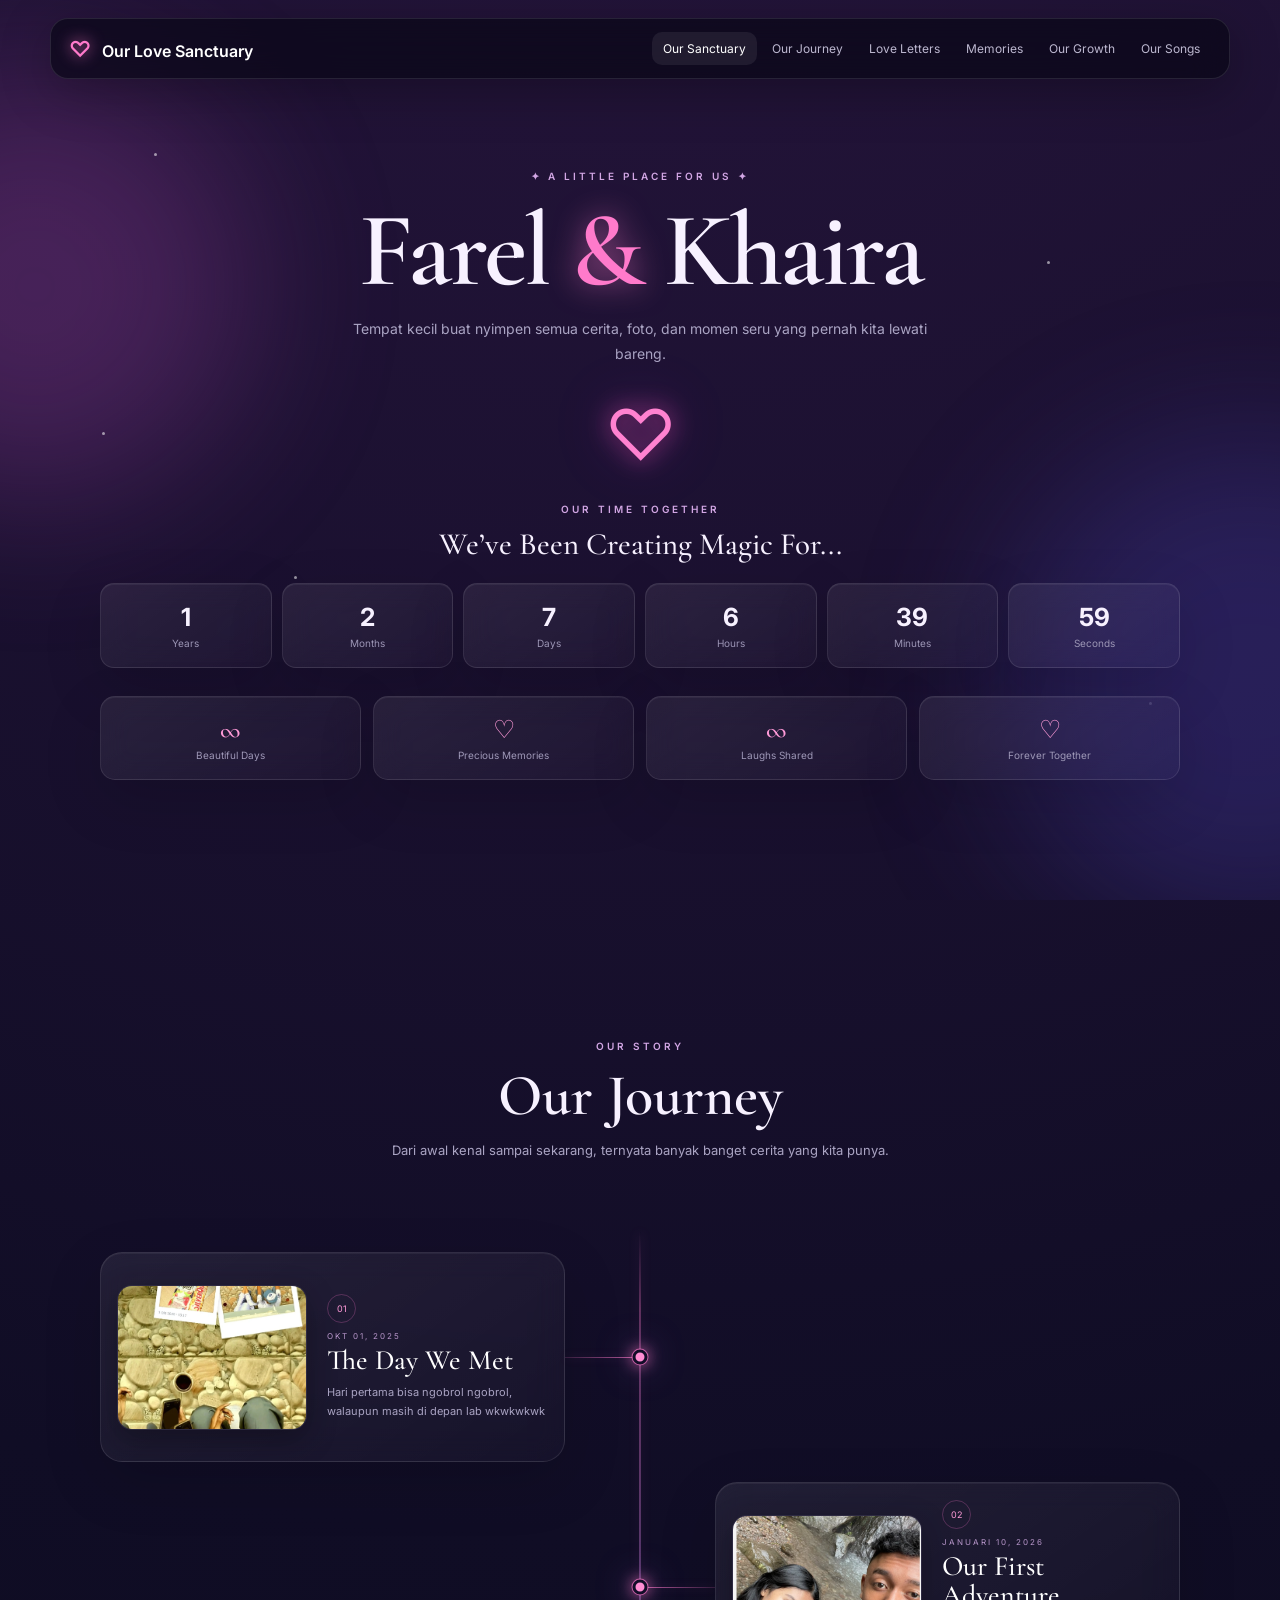
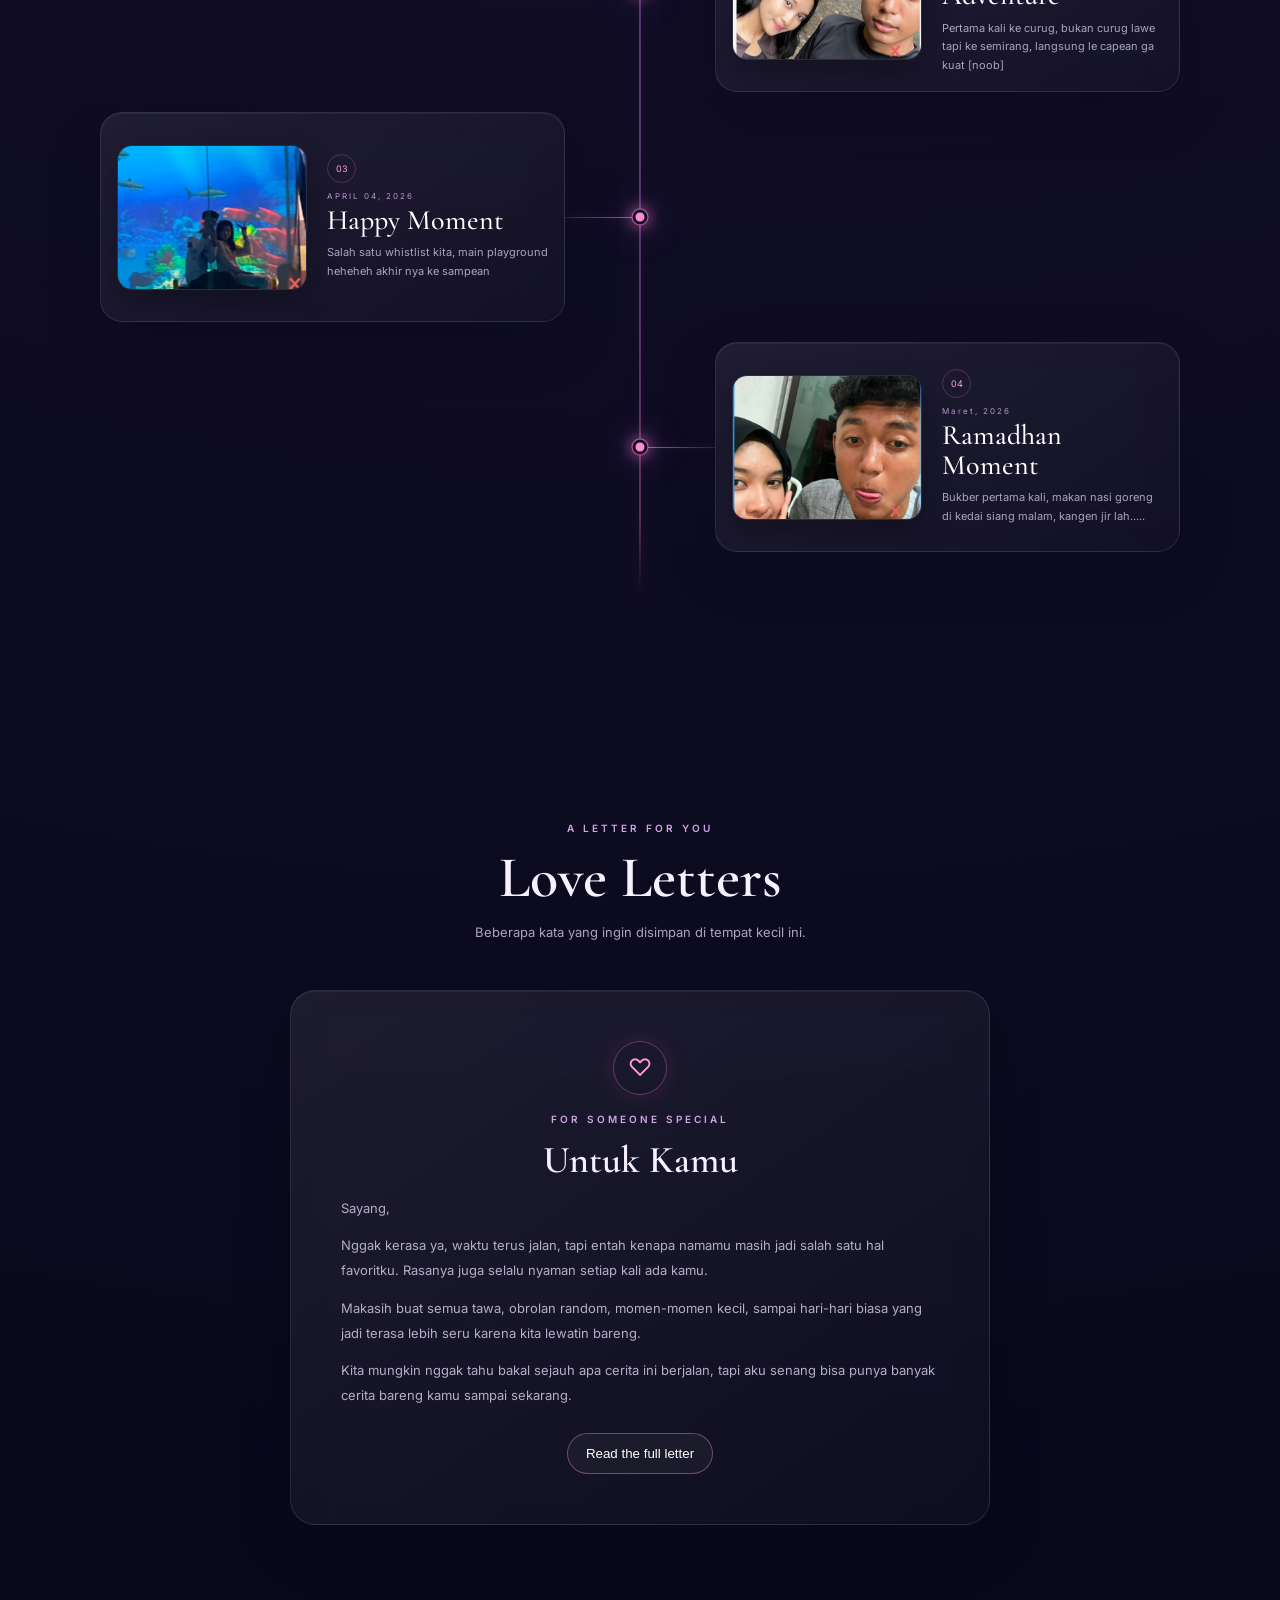
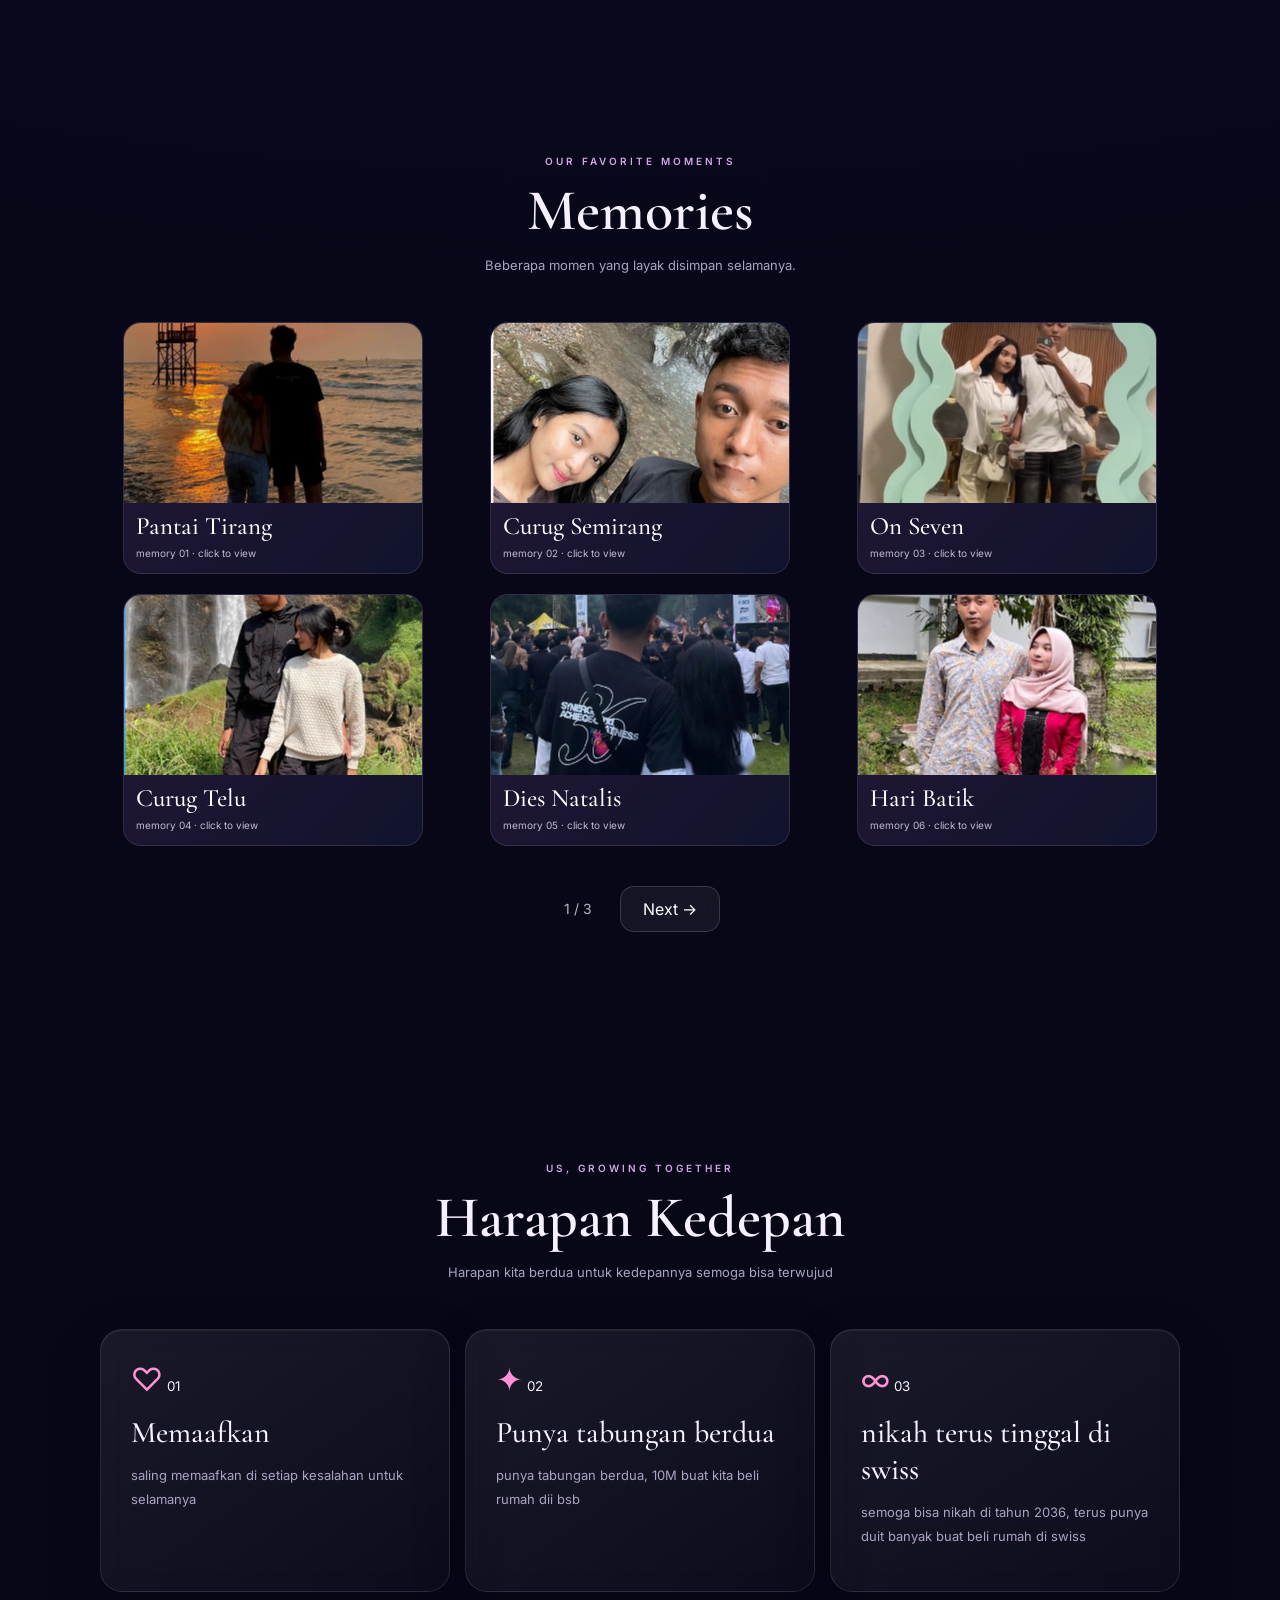
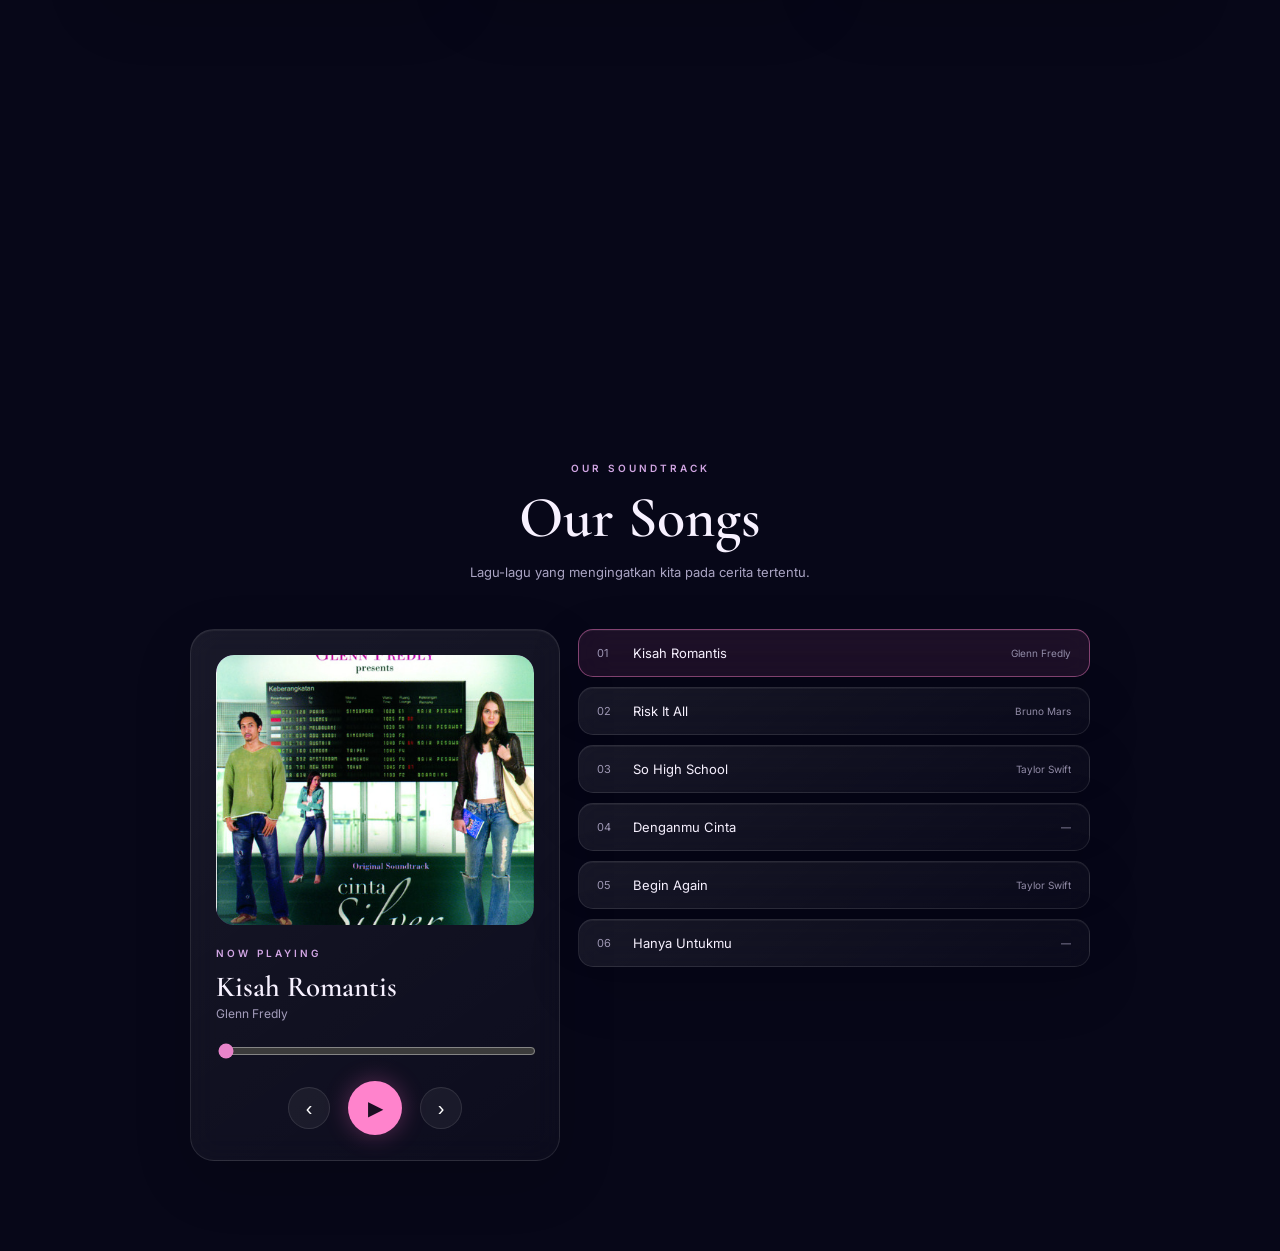
<file: index.html>
<!doctype html>
<html lang="id">
<head>
<meta charset="utf-8">
<meta name="viewport" content="width=device-width,initial-scale=1">

<title>Our Love Sanctuary</title>

<link rel="preconnect" href="https://fonts.googleapis.com">
<link rel="preconnect" href="https://fonts.gstatic.com" crossorigin>
<link href="https://fonts.googleapis.com/css2?family=Cormorant+Garamond:wght@400;500;600;700&family=Inter:wght@400;500;600;700&display=swap" rel="stylesheet">

<link rel="stylesheet" href="style.css">
</head>

<body>

<div class="bg">
  <i></i>
  <i></i>
  <i></i>
  <i></i>
  <i></i>
</div>

<header class="nav">

  <a href="#home" class="brand">
    <span>♡</span> Our Love Sanctuary
  </a>

  <button class="menu" aria-label="menu">☰</button>

  <nav>
    <a href="#home">Our Sanctuary</a>
    <a href="#journey">Our Journey</a>
    <a href="#letters">Love Letters</a>
    <a href="#memories">Memories</a>
    <a href="#growth">Our Growth</a>
    <a href="#songs">Our Songs</a>
  </nav>

</header>


<main>

<!-- =========================
     HOME
========================= -->

<section id="home" class="hero page">

  <div class="hero-inner">

    <div class="tiny">✦ A LITTLE PLACE FOR US ✦</div>

    <h1>
      Farel <em>&amp;</em> Khaira
    </h1>

    <p class="lead">
      Tempat kecil buat nyimpen semua cerita, foto, dan momen seru
      yang pernah kita lewati bareng.
    </p>

    <div class="hero-heart">♡</div>

    <div class="magic">

      <div class="tiny">
        OUR TIME TOGETHER
      </div>

      <h2>
        We’ve Been Creating Magic For...
      </h2>

      <div class="countdown" id="countdown"></div>

    </div>


    <div class="stats">

      <div>
        <strong>∞</strong>
        <span>Beautiful Days</span>
      </div>

      <div>
        <strong>♡</strong>
        <span>Precious Memories</span>
      </div>

      <div>
        <strong>∞</strong>
        <span>Laughs Shared</span>
      </div>

      <div>
        <strong>♡</strong>
        <span>Forever Together</span>
      </div>

    </div>

  </div>

</section>



<!-- =========================
     OUR JOURNEY
========================= -->

<section id="journey" class="page">

  <div class="heading journey-heading">

    <div class="tiny">
      OUR STORY
    </div>

    <h2>
      Our Journey
    </h2>

    <p>
      Dari awal kenal sampai sekarang, ternyata banyak banget
      cerita yang kita punya.
    </p>

  </div>


  <div class="journey-timeline">


    <!-- 01 LEFT -->

    <article class="journey-item journey-left">

      <div class="journey-card glass">

        <div class="journey-photo">
          <img
            src="The Day We Met.png"
            alt="The Day We Met"
          >
        </div>

        <div class="journey-info">

          <span class="journey-number">
            01
          </span>

          <div class="journey-label">
            OKT 01, 2025
          </div>

          <h3>
            The Day We Met
          </h3>

          <p>
            Hari pertama bisa ngobrol ngobrol, walaupun masih di depan lab wkwkwkwk
          </p>

        </div>

      </div>

      <div class="journey-dot"></div>

    </article>



    <!-- 02 RIGHT -->

    <article class="journey-item journey-right">

      <div class="journey-dot"></div>

      <div class="journey-card glass">

        <div class="journey-photo">
          <img
            src="Our First Adventure.png"
            alt="Our First Adventure"
          >
        </div>

        <div class="journey-info">

          <span class="journey-number">
            02
          </span>

          <div class="journey-label">
            JANUARI 10, 2026
          </div>

          <h3>
            Our First Adventure
          </h3>

          <p>
            Pertama kali ke curug, bukan curug lawe tapi ke semirang, langsung le capean ga kuat [noob]
          </p>

        </div>

      </div>

    </article>



    <!-- 03 LEFT -->

    <article class="journey-item journey-left">

      <div class="journey-card glass">

        <div class="journey-photo">
          <img
            src="Happy Moment.png"
            alt="Happy Moment"
          >
        </div>

        <div class="journey-info">

          <span class="journey-number">
            03
          </span>

          <div class="journey-label">
            APRIL 04, 2026
          </div>

          <h3>
            Happy Moment
          </h3>

          <p>
            Salah satu whistlist kita, main playground heheheh akhir nya ke sampean
          </p>

        </div>

      </div>

      <div class="journey-dot"></div>

    </article>



    <!-- 04 RIGHT -->

    <article class="journey-item journey-right">

      <div class="journey-dot"></div>

      <div class="journey-card glass">

        <div class="journey-photo">
          <img
            src="Ramadhan Moment.png"
            alt="Ramadhan Moment"
          >
        </div>

        <div class="journey-info">

          <span class="journey-number">
            04
          </span>

          <div class="journey-label">
            Maret,  2026
          </div>

          <h3>
            Ramadhan Moment
          </h3>

          <p>
            Bukber pertama kali, makan nasi goreng di kedai siang malam, kangen jir lah.....
          </p>

        </div>

      </div>

    </article>


  </div>

</section>



<!-- =========================
     LOVE LETTER
========================= -->

<section id="letters" class="page">

  <div class="heading">

    <div class="tiny">
      A LETTER FOR YOU
    </div>

    <h2>
      Love Letters
    </h2>

    <p>
      Beberapa kata yang ingin disimpan di tempat kecil ini.
    </p>

  </div>


  <article class="letter glass">

    <div class="seal">
      ♡
    </div>

    <div class="tiny">
      FOR SOMEONE SPECIAL
    </div>

    <h3>
      Untuk Kamu
    </h3>

    <p>
      Sayang,
    </p>

    <p>
      Nggak kerasa ya, waktu terus jalan, tapi entah kenapa
      namamu masih jadi salah satu hal favoritku.
      Rasanya juga selalu nyaman setiap kali ada kamu.
    </p>

    <p>
      Makasih buat semua tawa, obrolan random, momen-momen kecil,
      sampai hari-hari biasa yang jadi terasa lebih seru karena
      kita lewatin bareng.
    </p>

    <p>
      Kita mungkin nggak tahu bakal sejauh apa cerita ini berjalan,
      tapi aku senang bisa punya banyak cerita bareng kamu sampai sekarang.
    </p>

    <button class="outline" id="readLetter">
      Read the full letter
    </button>

  </article>

</section>



<!-- =========================
     MEMORIES
========================= -->

<section id="memories" class="page">

  <div class="heading">

    <div class="tiny">
      OUR FAVORITE MOMENTS
    </div>

    <h2>
      Memories
    </h2>

    <p>
      Beberapa momen yang layak disimpan selamanya.
    </p>

  </div>


  <div class="gallery" id="gallery"></div>


  <div class="memory-navigation">

    <span class="memory-page-number">
      1 / 3
    </span>

    <a
      href="memories-2.html"
      class="memory-nav-btn"
    >
      Next →
    </a>

  </div>

</section>



<!-- =========================
     OUR GROWTH
========================= -->

<section id="growth" class="page">

  <div class="heading">

    <div class="tiny">
      US, GROWING TOGETHER
    </div>

    <h2>
      Harapan Kedepan
    </h2>

    <p>
      Harapan kita berdua untuk kedepannya semoga bisa terwujud
    </p>

  </div>


  <div class="growth">

    <article class="glass">

      <span>♡</span>

      <small>01</small>

      <h3>
        Memaafkan
      </h3>

      <p>
        saling memaafkan di setiap kesalahan untuk selamanya
      </p>

    </article>


    <article class="glass">

      <span>✦</span>

      <small>02</small>

      <h3>
        Punya tabungan berdua
      </h3>

      <p>
        punya tabungan berdua, 10M buat kita beli rumah dii bsb
      </p>

    </article>


    <article class="glass">

      <span>∞</span>

      <small>03</small>

      <h3>
        nikah terus tinggal di swiss
      </h3>

      <p>
        semoga bisa nikah di tahun 2036, terus punya duit banyak buat beli rumah di swiss
      </p>

    </article>

  </div>

</section>



<!-- =========================
     OUR SONGS
========================= -->

<section id="songs" class="page">

  <div class="heading">

    <div class="tiny">
      OUR SOUNDTRACK
    </div>

    <h2>
      Our Songs
    </h2>

    <p>
      Lagu-lagu yang mengingatkan kita pada cerita tertentu.
    </p>

  </div>


  <div class="music">


    <div class="player glass">

      <div class="cover" id="cover">
        ♡
      </div>

      <div class="tiny">
        NOW PLAYING
      </div>

      <h3 id="songTitle">
        Kisah Romantis
      </h3>

      <p id="songArtist">
        Glenn Fredly
      </p>

      <input
        id="progress"
        type="range"
        min="0"
        max="100"
        value="0"
      >

      <div class="player-controls">

        <button id="prev">
          ‹
        </button>

        <button id="play">
          ▶
        </button>

        <button id="next">
          ›
        </button>

      </div>

    </div>


    <div
      class="playlist"
      id="playlist"
    ></div>

  </div>

</section>

</main>



<!-- =========================
     LETTER MODAL
========================= -->

<div class="modal" id="letterModal">

  <div class="modal-card">

    <button
      class="x"
      data-close
    >
      ×
    </button>

    <div class="seal">
      ♡
    </div>

    <div class="tiny">
      FOREVER &amp; ALWAYS
    </div>

    <h2>
      Our Little Letter
    </h2>

    <p>
      Entah kenapa, setelah selama ini, namamu masih jadi
      salah satu hal favoritku, dan rasanya selalu nyaman
      saat ada kamu.
    </p>

    <p>
      Banyak hal seru yang bisa kita lakukan, tapi momen
      sederhana bareng kamu selalu jadi favoritku.
    </p>

    <p>
      Semoga cerita kita masih panjang, dan masih ada banyak
      hari indah, tawa, dan cerita baru yang bisa kita simpan di sini.
    </p>

    <span>
      ♡ forever &amp; always
    </span>

  </div>

</div>



<!-- =========================
     PHOTO MODAL
========================= -->

<div
  class="photo-modal"
  id="photoModal"
>

  <button
    class="x"
    data-photo-close
  >
    ×
  </button>

  <div
    class="photo-placeholder"
    id="photoView"
  ></div>

  <p id="photoCaption"></p>

</div>


<script src="script.js"></script>

</body>
</html>
</file>
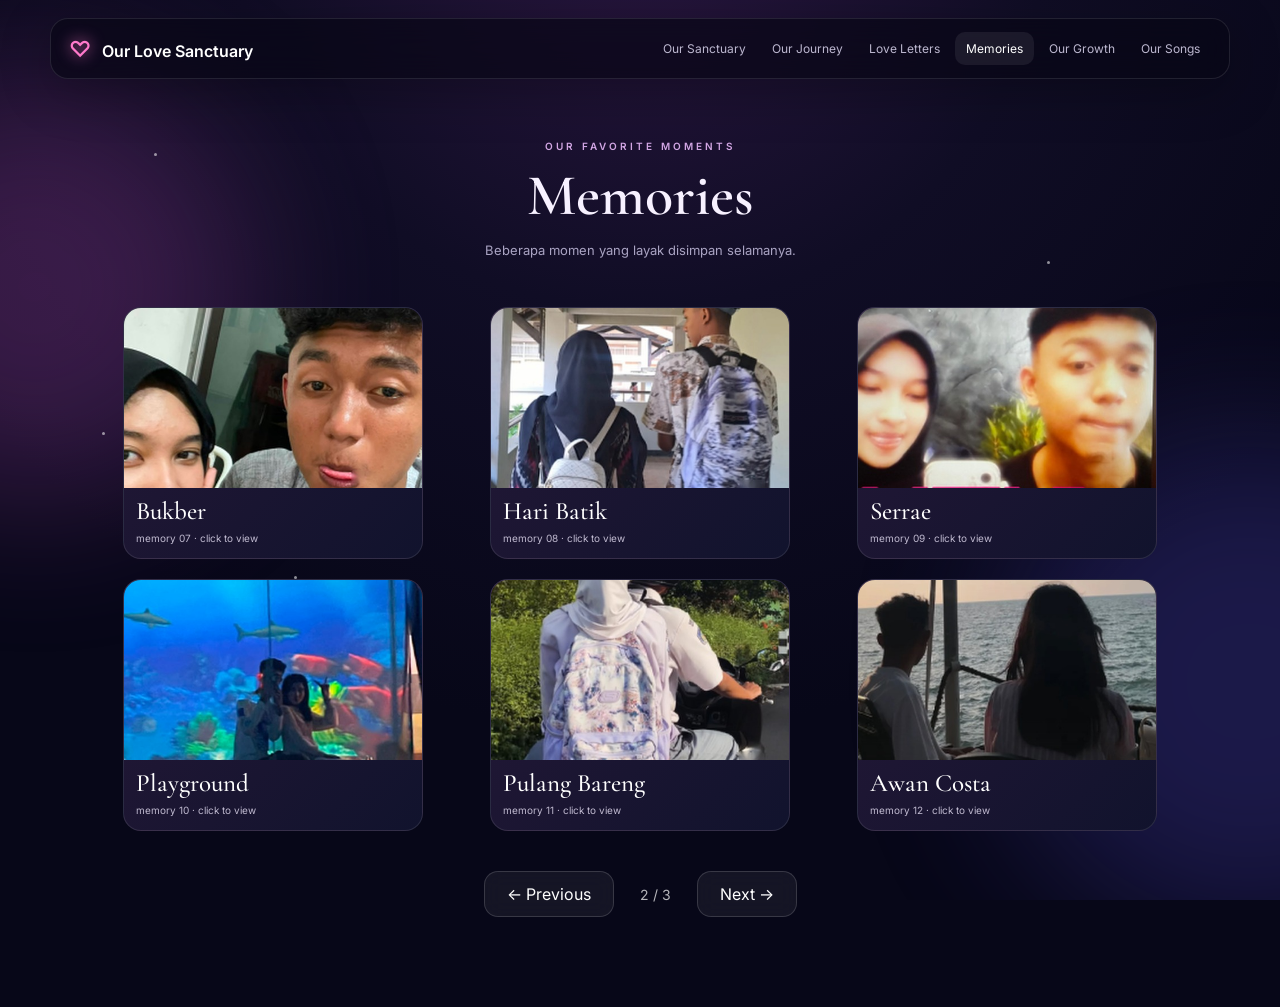
<file: memories-2.html>
<!DOCTYPE html>
<html lang="id">

<head>

  <meta charset="UTF-8">

  <meta
    name="viewport"
    content="width=device-width, initial-scale=1.0"
  >

  <title>
    Memories — Our Love Sanctuary
  </title>


  <link
    rel="preconnect"
    href="https://fonts.googleapis.com"
  >

  <link
    rel="preconnect"
    href="https://fonts.gstatic.com"
    crossorigin
  >

  <link
    href="https://fonts.googleapis.com/css2?family=Cormorant+Garamond:wght@400;500;600;700&family=Inter:wght@400;500;600;700&display=swap"
    rel="stylesheet"
  >


  <link
    rel="stylesheet"
    href="style.css"
  >

</head>


<body>


<!-- BACKGROUND -->

<div class="bg">

  <i></i>
  <i></i>
  <i></i>
  <i></i>
  <i></i>

</div>



<!-- NAVBAR -->

<header class="nav">

  <a
    href="index.html#home"
    class="brand"
  >

    <span>♡</span>

    Our Love Sanctuary

  </a>


  <button
    class="menu"
    aria-label="menu"
  >
    ☰
  </button>


  <nav>

    <a href="index.html#home">
      Our Sanctuary
    </a>

    <a href="index.html#journey">
      Our Journey
    </a>

    <a href="index.html#letters">
      Love Letters
    </a>

    <a
      href="index.html#memories"
      class="active"
    >
      Memories
    </a>

    <a href="index.html#growth">
      Our Growth
    </a>

    <a href="index.html#songs">
      Our Songs
    </a>

  </nav>

</header>



<!-- MEMORIES -->

<main>

<section
  id="memories"
  class="page"
>


  <div class="heading">

    <div class="tiny">
      OUR FAVORITE MOMENTS
    </div>

    <h2>
      Memories
    </h2>

    <p>
      Beberapa momen yang layak
      disimpan selamanya.
    </p>

  </div>



  <div
    class="gallery"
    id="gallery"
  ></div>




<div class="memory-navigation">
  <a href="index.html#memories" class="memory-nav-btn">
    ← Previous
  </a>

  <span class="memory-page-number">2 / 3</span>

  <a href="memories-3.html" class="memory-nav-btn">
    Next →
  </a>
</div>



</section>

</main>



<!-- PHOTO MODAL -->

<div
  class="photo-modal"
  id="photoModal"
>


  <button
    class="x"
    data-photo-close
  >
    ×
  </button>


  <div
    class="photo-placeholder"
    id="photoView"
  ></div>


  <p
    id="photoCaption"
  ></p>


</div>



<script>

const memories = [

  {
    name: 'Bukber',
    image: 'bukber.jpg'
  },

  {
    name: 'Hari Batik',
    image: 'hari-batik-2.jpg'
  },

  {
    name: 'Serrae',
    image: 'serrae.jpg'
  },

  {
    name: 'Playground',
    image: 'playground.jpg'
  },

  {
    name: 'Pulang Bareng',
    image: 'pulang-bareng.jpg'
  },

  {
    name: 'Awan Costa',
    image: 'awan-costa.jpg'
  }

];


const gallery =
  document.getElementById(
    'gallery'
  );


memories.forEach(
  (memory, i) => {


    const el =
      document.createElement(
        'article'
      );


    el.className =
      'memory';


    el.innerHTML = `

      <div class="memory-image">

        <img
          src="${memory.image}"
          alt="${memory.name}"
          loading="lazy"
        >

      </div>


      <div class="memory-content">

        <b>
          ${memory.name}
        </b>

        <span>
          memory ${String(i + 7).padStart(2, '0')}
          · click to view
        </span>

      </div>

    `;


    el.onclick = () => {

      openPhoto(
        memory.name,
        memory.image
      );

    };


    gallery.appendChild(
      el
    );

  }
);



/* =========================
   FULLSCREEN PHOTO
========================= */

const photoModal =
  document.getElementById(
    'photoModal'
  );


const photoView =
  document.getElementById(
    'photoView'
  );


const photoCaption =
  document.getElementById(
    'photoCaption'
  );


function openPhoto(
  name,
  image
) {


  photoView.innerHTML = `

    <img
      src="${image}"
      alt="${name}"
    >

  `;


  photoCaption.textContent =
    name;


  photoModal.classList.add(
    'show'
  );


  document.body.classList.add(
    'modal-open'
  );

}



function closePhoto() {

  photoModal.classList.remove(
    'show'
  );


  document.body.classList.remove(
    'modal-open'
  );

}



document
  .querySelector(
    '[data-photo-close]'
  )
  .onclick =
  closePhoto;



/* Klik area luar foto */

photoModal.addEventListener(
  'click',
  e => {

    if (
      e.target === photoModal
    ) {

      closePhoto();

    }

  }
);



/* ESC */

document.addEventListener(
  'keydown',
  e => {

    if (
      e.key === 'Escape'
    ) {

      closePhoto();

    }

  }
);



/* =========================
   MOBILE MENU
========================= */

const menu =
  document.querySelector(
    '.menu'
  );


const nav =
  document.querySelector(
    'nav'
  );


menu.onclick = () => {

  nav.classList.toggle(
    'open'
  );

};


nav
  .querySelectorAll('a')
  .forEach(link => {

    link.addEventListener(
      'click',
      () => {

        nav.classList.remove(
          'open'
        );

      }
    );

  });

</script>


</body>

</html>
</file>
<file: style.css>
:root{
  --bg:#070718;
  --panel:rgba(24,20,50,.58);
  --line:rgba(255,255,255,.1);
  --pink:#ff7acb;
  --pink2:#c68cff;
  --text:#f7f1ff;
  --muted:#aaa4c3;
}

*{
  box-sizing:border-box;
}

html{
  scroll-behavior:smooth;
}

body{
  margin:0;
  background:
    radial-gradient(
      circle at 50% -10%,
      #2a1640 0,
      #100d25 32%,
      #070718 65%
    );
  color:var(--text);
  font-family:Inter,Arial,sans-serif;
  overflow-x:hidden;
}


/* =========================
   BACKGROUND
========================= */

.bg{
  position:fixed;
  inset:0;
  pointer-events:none;
  overflow:hidden;
  z-index:-1;
}

.bg:before,
.bg:after{
  content:"";
  position:absolute;
  border-radius:50%;
  filter:blur(80px);
  opacity:.28;
}

.bg:before{
  width:430px;
  height:430px;
  background:#b34dba;
  top:8%;
  left:-180px;
}

.bg:after{
  width:500px;
  height:500px;
  background:#5148c7;
  right:-220px;
  top:48%;
}

.bg i{
  position:absolute;
  width:3px;
  height:3px;
  border-radius:50%;
  background:#fff;
  opacity:.55;
}

.bg i:nth-child(1){
  top:17%;
  left:12%;
}

.bg i:nth-child(2){
  top:29%;
  right:18%;
}

.bg i:nth-child(3){
  top:64%;
  left:23%;
}

.bg i:nth-child(4){
  top:78%;
  right:10%;
}

.bg i:nth-child(5){
  top:48%;
  left:8%;
}


/* =========================
   NAVBAR
========================= */

.nav{
  position:fixed;
  top:18px;
  left:50%;
  transform:translateX(-50%);
  width:min(1180px,calc(100% - 32px));
  padding:13px 18px;
  display:flex;
  align-items:center;
  justify-content:space-between;
  gap:20px;
  border:1px solid var(--line);
  background:rgba(8,7,22,.68);
  backdrop-filter:blur(18px);
  border-radius:18px;
  z-index:20;
  box-shadow:0 12px 50px rgba(0,0,0,.28);
}

.brand{
  color:#fff;
  text-decoration:none;
  font-weight:600;
  white-space:nowrap;
}

.brand span{
  color:var(--pink);
  font-size:22px;
  margin-right:7px;
  text-shadow:0 0 15px var(--pink);
}

nav{
  display:flex;
  gap:4px;
  align-items:center;
}

nav a{
  color:#bdb8d0;
  text-decoration:none;
  font-size:12px;
  padding:9px 11px;
  border-radius:10px;
  transition:.2s;
}

nav a:hover,
nav a.active{
  color:#fff;
  background:rgba(255,255,255,.07);
}

.menu{
  display:none;
  background:none;
  border:0;
  color:white;
  font-size:22px;
}


/* =========================
   GENERAL PAGE
========================= */

.page{
  width:min(1080px,calc(100% - 40px));
  margin:auto;
  padding:140px 0 90px;
  min-height:100vh;
}


/* =========================
   HERO
========================= */

.hero{
  text-align:center;
  display:flex;
  align-items:center;
  justify-content:center;
}

.hero-inner{
  width:100%;
}

.tiny{
  font-size:10px;
  letter-spacing:3px;
  color:#d2a6e4;
  font-weight:600;
}

.hero h1{
  font:600 clamp(58px,9vw,105px)/.9 "Cormorant Garamond",serif;
  margin:22px 0 18px;
  letter-spacing:-3px;
}

.hero h1 em{
  color:var(--pink);
  font-style:normal;
  text-shadow:0 0 30px rgba(255,122,203,.65);
}

.lead{
  max-width:580px;
  margin:0 auto;
  color:var(--muted);
  line-height:1.8;
  font-size:14px;
}

.hero-heart{
  font-size:70px;
  color:#ff82d0;
  margin:26px auto;
  text-shadow:
    0 0 25px rgba(255,82,190,.8),
    0 0 60px rgba(192,76,255,.35);
  animation:pulse 2.6s ease-in-out infinite;
}

.magic{
  margin:20px auto 28px;
}

.magic h2{
  font:500 31px "Cormorant Garamond",serif;
  margin:10px 0 20px;
}

.countdown{
  display:grid;
  grid-template-columns:repeat(6,1fr);
  gap:10px;
}

.countdown div,
.stats>div,
.glass,
.playlist-item{
  background:
    linear-gradient(
      145deg,
      rgba(255,255,255,.075),
      rgba(255,255,255,.025)
    );
  border:1px solid var(--line);
  backdrop-filter:blur(14px);
  box-shadow:
    inset 0 1px rgba(255,255,255,.05),
    0 20px 60px rgba(0,0,0,.14);
}

.countdown div{
  padding:18px 8px;
  border-radius:14px;
}

.countdown b{
  display:block;
  font-size:25px;
}

.countdown span{
  display:block;
  margin-top:5px;
  color:#9c96b5;
  font-size:10px;
}

.stats{
  display:grid;
  grid-template-columns:repeat(4,1fr);
  gap:12px;
  margin-top:20px;
}

.stats>div{
  padding:18px;
  border-radius:15px;
}

.stats strong{
  display:block;
  font:500 25px "Cormorant Garamond";
  color:#ff9bd8;
}

.stats span{
  display:block;
  color:#9e98b7;
  font-size:10px;
  margin-top:4px;
}


/* =========================
   SECTION HEADING
========================= */

.heading{
  text-align:center;
  margin-bottom:45px;
}

.heading h2{
  font:600 58px "Cormorant Garamond";
  margin:8px 0;
}

.heading p{
  color:var(--muted);
  max-width:570px;
  margin:auto;
  line-height:1.8;
  font-size:13px;
}


/* =========================================================
   OUR JOURNEY
   ZIG-ZAG TIMELINE
========================================================= */

.journey-heading{
  margin-bottom:70px;
}


/* Container utama */

.journey-timeline{
  position:relative;
  width:100%;
  max-width:1080px;
  margin:0 auto;
  padding:10px 0 30px;
}


/* Garis vertikal tengah */

.journey-timeline::before{
  content:"";
  position:absolute;
  top:0;
  bottom:0;
  left:50%;
  width:1px;
  transform:translateX(-50%);
  background:
    linear-gradient(
      to bottom,
      transparent,
      rgba(255,122,203,.65) 8%,
      rgba(198,140,255,.7) 50%,
      rgba(255,122,203,.65) 92%,
      transparent
    );
  box-shadow:
    0 0 12px rgba(255,122,203,.3);
}


/* Setiap item */

.journey-item{
  position:relative;
  width:100%;
  min-height:230px;
  display:flex;
  align-items:center;
}


/* Card */

.journey-card{
  position:relative;
  width:calc(50% - 75px);
  min-height:210px;
  padding:16px;
  border-radius:22px;
  display:flex;
  align-items:center;
  gap:20px;
  overflow:hidden;
  transition:
    transform .35s ease,
    border-color .35s ease,
    box-shadow .35s ease;
}

.journey-card:hover{
  transform:translateY(-5px);
  border-color:rgba(255,122,203,.38);
  box-shadow:
    0 20px 60px rgba(0,0,0,.3),
    0 0 30px rgba(255,100,200,.08);
}


/* Posisi kiri */

.journey-left{
  justify-content:flex-start;
}

.journey-left .journey-card{
  margin-right:auto;
}


/* Posisi kanan */

.journey-right{
  justify-content:flex-end;
}

.journey-right .journey-card{
  margin-left:auto;
}


/* Garis horizontal */

.journey-left::after,
.journey-right::after{
  content:"";
  position:absolute;
  top:50%;
  width:75px;
  height:1px;
  background:
    linear-gradient(
      90deg,
      rgba(255,122,203,.15),
      rgba(255,122,203,.7)
    );
  box-shadow:0 0 10px rgba(255,122,203,.25);
}


/* Garis kiri menuju tengah */

.journey-left::after{
  right:50%;
}


/* Garis kanan menuju tengah */

.journey-right::after{
  left:50%;
  background:
    linear-gradient(
      90deg,
      rgba(255,122,203,.7),
      rgba(255,122,203,.15)
    );
}


/* Titik timeline */

.journey-dot{
  position:absolute;
  left:50%;
  top:50%;
  width:15px;
  height:15px;
  transform:translate(-50%,-50%);
  border-radius:50%;
  background:#ff8dd3;
  border:3px solid #120d28;
  box-shadow:
    0 0 0 1px rgba(255,122,203,.65),
    0 0 15px rgba(255,122,203,.9),
    0 0 35px rgba(198,140,255,.55);
  z-index:5;
}


/* Foto */

.journey-photo{
  flex:0 0 190px;
  width:190px;
  height:145px;
  overflow:hidden;
  border-radius:15px;
  border:1px solid rgba(255,255,255,.1);
  background:#16122d;
  box-shadow:
    0 10px 30px rgba(0,0,0,.3),
    inset 0 0 20px rgba(255,100,200,.06);
}


/*
  Semua foto dipaksa masuk
  ke ukuran 190 x 145.
  Jadi walaupun PNG aslinya berbeda,
  tampilannya tetap seragam.
*/

.journey-photo img{
  display:block;
  width:100%;
  height:100%;
  object-fit:cover;
  object-position:center;
  transition:transform .5s ease;
}

.journey-card:hover .journey-photo img{
  transform:scale(1.05);
}


/* Isi card */

.journey-info{
  flex:1;
  min-width:0;
}

.journey-number{
  display:inline-flex;
  align-items:center;
  justify-content:center;
  width:29px;
  height:29px;
  margin-bottom:8px;
  border-radius:50%;
  border:1px solid rgba(255,122,203,.25);
  color:#ff9bd8;
  font-size:9px;
}

.journey-label{
  font-size:8px;
  letter-spacing:2px;
  color:#b897cb;
  margin-bottom:5px;
}

.journey-info h3{
  font:500 28px "Cormorant Garamond";
  line-height:1.05;
  margin:5px 0 8px;
  color:#fff;
}

.journey-info p{
  color:var(--muted);
  font-size:11px;
  line-height:1.7;
  margin:0;
}


/* =========================================================
   LOVE LETTER
========================================================= */

.letter{
  max-width:700px;
  margin:auto;
  padding:50px;
  border-radius:25px;
  text-align:center;
}

.seal{
  width:54px;
  height:54px;
  border-radius:50%;
  display:grid;
  place-items:center;
  margin:0 auto 18px;
  border:1px solid rgba(255,122,203,.35);
  color:#ff9bda;
  font-size:24px;
  box-shadow:0 0 25px rgba(255,80,190,.12);
}

.letter h3{
  font:600 38px "Cormorant Garamond";
  margin:12px;
}

.letter p{
  color:#b4aec8;
  line-height:1.9;
  font-size:13px;
  text-align:left;
}

.outline{
  margin-top:12px;
  border:1px solid rgba(255,140,210,.4);
  background:rgba(255,255,255,.04);
  color:#fff;
  border-radius:999px;
  padding:12px 18px;
  cursor:pointer;
}



/* =========================================================
   MEMORIES — DESAIN LAMA
========================================================= */

.gallery {
  display: grid;
  grid-template-columns: repeat(3, minmax(0, 1fr));
  gap: 20px;
  align-items: start;
}


.memory {
  position: relative;
  display: flex;
  flex-direction: column;
  height: auto;
  max-width: 300px;
  width: 100%;
  justify-self: center;
  box-sizing: border-box;
  overflow: hidden;
  cursor: pointer;
  border: 1px solid var(--line);
  border-radius: 18px;
  background: linear-gradient(135deg, #251837, #11132d);
  transition: transform .3s ease, border-color .3s ease;
}


.memory:hover {
  transform: translateY(-4px);
  border-color: rgba(255, 122, 203, .4);
}



#memories .gallery .memory-image {
  position: relative;
  width: 100%;
  height: 180px;
  padding: 0;
  box-sizing: border-box;
  overflow: hidden;
  background: transparent;
}



#memories .gallery .memory-image img {
  display: block;
  width: 100%;
  height: 100%;
  object-fit: cover;
  object-position: center;
  border-radius: 0;
  transition: transform .4s ease, filter .4s ease;
}

.memory:hover .memory-image img {
  transform: scale(1.04);
  filter: brightness(1.08);
}

.memory::before {
  content: none;
}


#memories .gallery .memory-content {
  position: static;
  flex: 1;
  padding: 8px 12px 12px;
  background: transparent;
  z-index: 1;
}


.memory-content b {
  display: block;
  color: #fff;
  font: 500 25px "Cormorant Garamond", serif;
}

.memory-content span {
  display: block;
  margin-top: 4px;
  color: #c0bad0;
  font-size: 10px;
  line-height: 1.6;
}

.memory-navigation {
  display: flex;
  justify-content: center;
  align-items: center;
  gap: 24px;
  margin-top: 40px;
}

.memory-nav-btn {
  display: inline-flex;
  align-items: center;
  justify-content: center;
  padding: 12px 22px;
  border: 1px solid rgba(255, 255, 255, .15);
  border-radius: 14px;
  color: #fff;
  text-decoration: none;
  background: rgba(255, 255, 255, .06);
  backdrop-filter: blur(10px);
  transition: .3s ease;
}

.memory-nav-btn:hover {
  transform: translateY(-2px);
  background: rgba(255, 105, 180, .15);
  border-color: rgba(255, 105, 180, .5);
  box-shadow: 0 8px 25px rgba(255, 105, 180, .12);
}

.memory-page-number {
  min-width: 35px;
  color: rgba(255, 255, 255, .7);
  font-size: 14px;
  text-align: center;
}



/* =========================================================
   GROWTH
========================================================= */

.growth{
  display:grid;
  grid-template-columns:repeat(3,1fr);
  gap:15px;
}

.growth article{
  padding:30px;
  border-radius:22px;
}

.growth article>span{
  font-size:32px;
  color:#ff93d5;
}

.growth h3{
  font:500 30px "Cormorant Garamond";
  margin:15px 0 7px;
}

.growth p{
  color:var(--muted);
  line-height:1.8;
  font-size:13px;
}


/* =========================================================
   MUSIC
========================================================= */

.music{
  display:grid;
  grid-template-columns:370px 1fr;
  gap:18px;
  max-width:900px;
  margin:auto;
}

.player{
  border-radius:24px;
  padding:25px;
}

.cover{
  width:100%;
  height:270px;
  overflow:hidden;
  position:relative;
  display:block;
  padding:0 !important;
  margin:0 0 22px;
  box-sizing:border-box;
  border-radius:18px;
  background:
    radial-gradient(
      circle at 35% 25%,
      #ad4c96,
      #4d397c 45%,
      #17152e
    );
  box-shadow:
    inset 0 0 70px rgba(255,100,200,.2);
}

.cover img{
  width:100%;
  height:100%;
  display:block;
  margin:0;
  padding:0;
  object-fit:cover;
  object-position:center;
  border-radius:inherit;
}

.player h3{
  font:600 29px "Cormorant Garamond";
  margin:10px 0 2px;
}

.player p{
  color:#a49dbb;
  font-size:12px;
  margin:0 0 20px;
}

.player input{
  width:100%;
  accent-color:#e884ca;
}

.player-controls{
  display:flex;
  justify-content:center;
  align-items:center;
  gap:18px;
  margin-top:18px;
}

.player-controls button{
  width:42px;
  height:42px;
  border-radius:50%;
  border:1px solid var(--line);
  background:rgba(255,255,255,.05);
  color:#fff;
  font-size:20px;
  cursor:pointer;
}

.player-controls #play{
  width:54px;
  height:54px;
  background:#ff83cc;
  color:#1b0e22;
  border:0;
  box-shadow:0 0 25px rgba(255,100,200,.3);
}

.playlist{
  display:flex;
  flex-direction:column;
  gap:10px;
}

.playlist-item{
  border-radius:15px;
  padding:15px 18px;
  display:flex;
  align-items:center;
  gap:14px;
  cursor:pointer;
}

.playlist-item.active{
  border-color:rgba(255,130,205,.45);
  background:rgba(255,110,200,.09);
}

.track-num{
  color:#9e97b4;
  font-size:11px;
  width:22px;
}

.track-title{
  flex:1;
  font-size:13px;
}

.track-artist{
  color:#928ca8;
  font-size:10px;
}


/* =========================================================
   LOVE LETTER MODAL
========================================================= */

.modal{
  position:fixed;
  inset:0;
  z-index:9998;
  display:none;
  place-items:center;
  padding:20px;
  background:rgba(4,3,13,.82);
  backdrop-filter:blur(13px);
}

.modal.show{
  display:grid;
}

.modal-card{
  width:min(620px,100%);
  padding:45px;
  border:1px solid var(--line);
  border-radius:25px;
  background:
    linear-gradient(
      145deg,
      rgba(38,27,66,.94),
      rgba(12,10,29,.96)
    );
  text-align:center;
  position:relative;
  box-shadow:0 30px 100px rgba(0,0,0,.5);
}

.modal-card h2{
  font:600 46px "Cormorant Garamond";
  margin:12px;
}

.modal-card p{
  color:#bdb6cc;
  line-height:1.9;
  font-size:13px;
  text-align:left;
}

.modal-card>span{
  color:#e697cb;
  font-size:11px;
}


/* =========================================================
   PHOTO FULLSCREEN MODAL
========================================================= */

.photo-modal{
  position:fixed;
  inset:0;
  z-index:9999;
  display:flex;
  flex-direction:column;
  align-items:center;
  justify-content:center;
  width:100%;
  height:100%;
  padding:30px;
  box-sizing:border-box;
  background:rgba(5,4,18,.94);
  backdrop-filter:blur(18px);
  -webkit-backdrop-filter:blur(18px);
  opacity:0;
  visibility:hidden;
  pointer-events:none;
  transition:
    opacity .3s ease,
    visibility .3s ease;
}

.photo-modal.show{
  opacity:1;
  visibility:visible;
  pointer-events:auto;
}

.photo-placeholder{
  width:auto !important;
  height:auto !important;
  max-width:90vw;
  max-height:76vh;
  display:flex !important;
  align-items:center;
  justify-content:center;
  padding:0 !important;
  margin:0 !important;
  background:transparent !important;
  border:none !important;
  border-radius:0 !important;
  box-shadow:none !important;
  color:transparent !important;
  flex:0 0 auto;
  animation:photoZoom .35s ease;
}

.photo-placeholder::before,
.photo-placeholder::after{
  content:none !important;
  display:none !important;
}

.photo-placeholder img{
  display:block;
  width:auto !important;
  height:auto !important;
  max-width:90vw;
  max-height:76vh;
  object-fit:contain;
  object-position:center;
  margin:0 !important;
  padding:0 !important;
  border:none !important;
  border-radius:18px;
  box-shadow:
    0 0 50px rgba(255,105,180,.18),
    0 20px 80px rgba(0,0,0,.55);
}

.photo-modal > p{
  position:static !important;
  width:100% !important;
  max-width:90vw;
  margin:12px 0 0 !important;
  padding:0 !important;
  color:#fff !important;
  font:500 24px "Cormorant Garamond";
  line-height:1.2;
  letter-spacing:.3px;
  text-align:center;
  flex:0 0 auto;
  z-index:10002;
}

.x{
  position:absolute;
  top:14px;
  right:16px;
  background:none;
  border:0;
  color:#bcb5ca;
  font-size:27px;
  cursor:pointer;
}

.photo-modal .x{
  position:absolute !important;
  top:25px !important;
  right:30px !important;
  width:45px !important;
  height:45px !important;
  display:flex !important;
  align-items:center;
  justify-content:center;
  padding:0 !important;
  border:1px solid rgba(255,255,255,.18) !important;
  border-radius:50% !important;
  background:rgba(255,255,255,.08) !important;
  color:#fff !important;
  font-size:28px !important;
  line-height:1;
  cursor:pointer;
  z-index:10003;
  transition:.3s ease;
}

.photo-modal .x:hover{
  transform:rotate(90deg);
  background:rgba(255,105,180,.18) !important;
  border-color:rgba(255,105,180,.5) !important;
  box-shadow:0 0 25px rgba(255,105,180,.2);
}


/* =========================================================
   ANIMATION
========================================================= */

@keyframes pulse{

  0%,
  100%{
    transform:scale(1);
  }

  50%{
    transform:scale(1.08);
  }

}

@keyframes photoZoom{

  from{
    opacity:0;
    transform:scale(.92);
  }

  to{
    opacity:1;
    transform:scale(1);
  }

}

body.modal-open{
  overflow:hidden;
}


/* =========================================================
   TABLET
========================================================= */

@media(max-width:800px){

  .nav{
    top:10px;
  }

  .menu{
    display:block;
  }

  nav{
    display:none;
    position:absolute;
    top:60px;
    left:0;
    right:0;
    flex-direction:column;
    align-items:stretch;
    padding:8px;
    border:1px solid var(--line);
    background:#0c0a1d;
    border-radius:15px;
  }

  nav.open{
    display:flex;
  }

  .page{
    padding-top:115px;
  }

  .countdown{
    grid-template-columns:repeat(3,1fr);
  }

  .stats{
    grid-template-columns:repeat(2,1fr);
  }

  .gallery{
    grid-template-columns:repeat(2,1fr);
  }

  .growth,
  .music{
    grid-template-columns:1fr;
  }

  .cover{
    height:230px;
  }

  .heading h2{
    font-size:48px;
  }


  /* JOURNEY TABLET */

  .journey-card{
    width:calc(50% - 55px);
  }

  .journey-photo{
    flex-basis:145px;
    width:145px;
    height:125px;
  }

  .journey-left::after,
  .journey-right::after{
    width:55px;
  }

  .journey-left::after{
    right:50%;
  }

  .journey-right::after{
    left:50%;
  }

  .journey-info h3{
    font-size:24px;
  }

  .journey-info p{
    font-size:10px;
  }

}


/* =========================================================
   MOBILE
========================================================= */

@media(max-width:700px){

  .memory{
    height:220px;
  }

  .memory-image{
    height:100%;
  }

  .photo-modal{
    padding:20px;
  }

  .photo-placeholder{
    max-width:94vw;
    max-height:74vh;
  }

  .photo-placeholder img{
    max-width:94vw;
    max-height:74vh;
    border-radius:14px;
  }

  .photo-modal > p{
    max-width:94vw;
    margin-top:8px !important;
    font-size:19px !important;
  }

  .photo-modal .x{
    top:18px !important;
    right:18px !important;
    width:40px !important;
    height:40px !important;
    font-size:24px !important;
  }


  /* JOURNEY MOBILE */

  .journey-heading{
    margin-bottom:45px;
  }

  /*
    Di HP garis tetap berada di tengah
    agar konsep zig-zag masih terasa.
  */

  .journey-timeline{
    padding:5px 0 20px;
  }

  .journey-item{
    min-height:185px;
  }

  .journey-card{
    width:calc(50% - 38px);
    min-height:160px;
    padding:10px;
    gap:10px;
    flex-direction:column;
    align-items:stretch;
  }

  .journey-photo{
    flex:0 0 auto;
    width:100%;
    height:105px;
    border-radius:12px;
  }

  .journey-info{
    text-align:left;
  }

  .journey-number{
    display:none;
  }

  .journey-label{
    font-size:6px;
    letter-spacing:1.5px;
    margin-bottom:3px;
  }

  .journey-info h3{
    font-size:21px;
    margin:3px 0 5px;
  }

  .journey-info p{
    font-size:8px;
    line-height:1.5;
  }

  .journey-left::after,
  .journey-right::after{
    width:38px;
  }

  .journey-left::after{
    right:50%;
  }

  .journey-right::after{
    left:50%;
  }

  .journey-dot{
    width:12px;
    height:12px;
    border-width:2px;
  }

}


/* =========================================================
   SMALL MOBILE
========================================================= */

@media(max-width:500px){

  .page{
    width:min(calc(100% - 24px),1080px);
  }

  .hero h1{
    font-size:62px;
  }

  .lead{
    font-size:13px;
  }

  .gallery{
    grid-template-columns:1fr;
  }

  .memory{
    height:220px;
  }

  .letter{
    padding:28px 22px;
  }

  .countdown div{
    padding:13px 4px;
  }

  .countdown b{
    font-size:20px;
  }

  .stats{
    gap:8px;
  }

  .stats>div{
    padding:14px 8px;
  }

  .memory-navigation{
    gap:14px;
    margin-top:30px;
  }

  .memory-nav-btn{
    padding:10px 17px;
    font-size:12px;
  }

  .memory-page-number{
    font-size:12px;
  }

  .photo-modal > p{
    font-size:18px !important;
    margin-top:7px !important;
  }

  .photo-placeholder{
    max-width:92vw;
    max-height:70vh;
  }

  .photo-placeholder img{
    max-width:92vw;
    max-height:70vh;
  }


  /* JOURNEY SMALL MOBILE */

  .journey-item{
    min-height:175px;
  }

  .journey-card{
    width:calc(50% - 31px);
    min-height:150px;
    padding:8px;
    gap:7px;
    border-radius:15px;
  }

  .journey-photo{
    height:85px;
    border-radius:9px;
  }

  .journey-info h3{
    font-size:18px;
  }

  .journey-info p{
    font-size:7px;
  }

  .journey-label{
    font-size:5px;
  }

  .journey-left::after,
  .journey-right::after{
    width:31px;
  }

}


/* =========================================================
   SCROLL REVEAL ANIMATION
========================================================= */

.scroll-reveal{
  opacity:0;
  transform:translateY(45px);
  transition:
    opacity .8s ease,
    transform .8s cubic-bezier(.22,1,.36,1);
}

.scroll-reveal.show{
  opacity:1;
  transform:translateY(0);
}

.heading.scroll-reveal{
  transform:translateY(35px);
}

.heading.scroll-reveal.show{
  transform:translateY(0);
}

.memory.scroll-reveal{
  transform:translateY(35px) scale(.97);
  transition:
    opacity .7s ease,
    transform .7s cubic-bezier(.22,1,.36,1);
}

.memory.scroll-reveal.show{
  opacity:1;
  transform:translateY(0) scale(1);
}

.memory:nth-child(1){
  transition-delay:.05s;
}

.memory:nth-child(2){
  transition-delay:.12s;
}

.memory:nth-child(3){
  transition-delay:.19s;
}

.memory:nth-child(4){
  transition-delay:.26s;
}

.memory:nth-child(5){
  transition-delay:.33s;
}

.memory:nth-child(6){
  transition-delay:.40s;
}

.glass.scroll-reveal,
.timeline article.scroll-reveal,
.growth article.scroll-reveal,
.music.scroll-reveal{
  transform:translateY(40px);
}

.glass.scroll-reveal.show,
.timeline article.scroll-reveal.show,
.growth article.scroll-reveal.show,
.music.scroll-reveal.show{
  opacity:1;
  transform:translateY(0);
}

.growth article:nth-child(1){
  transition-delay:.05s;
}

.growth article:nth-child(2){
  transition-delay:.15s;
}

.growth article:nth-child(3){
  transition-delay:.25s;
}


@media(max-width:700px){

  .scroll-reveal{
    transform:translateY(25px);
    transition:
      opacity .65s ease,
      transform .65s cubic-bezier(.22,1,.36,1);
  }

  .heading.scroll-reveal{
    transform:translateY(20px);
  }

  .heading.scroll-reveal.show{
    transform:translateY(0);
  }

  .memory.scroll-reveal{
    transform:translateY(25px) scale(.985);
    transition:
      opacity .6s ease,
      transform .6s cubic-bezier(.22,1,.36,1);
  }

  .memory.scroll-reveal.show{
    transform:translateY(0) scale(1);
  }

  .glass.scroll-reveal,
  .timeline article.scroll-reveal,
  .growth article.scroll-reveal,
  .music.scroll-reveal{
    transform:translateY(25px);
  }

  .glass.scroll-reveal.show,
  .timeline article.scroll-reveal.show,
  .growth article.scroll-reveal.show,
  .music.scroll-reveal.show{
    transform:translateY(0);
  }

}


@media(prefers-reduced-motion:reduce){

  .scroll-reveal,
  .memory.scroll-reveal,
  .glass.scroll-reveal,
  .growth article.scroll-reveal,
  .timeline article.scroll-reveal,
  .music.scroll-reveal{
    opacity:1;
    transform:none;
    transition:none;
  }

}
</file>
